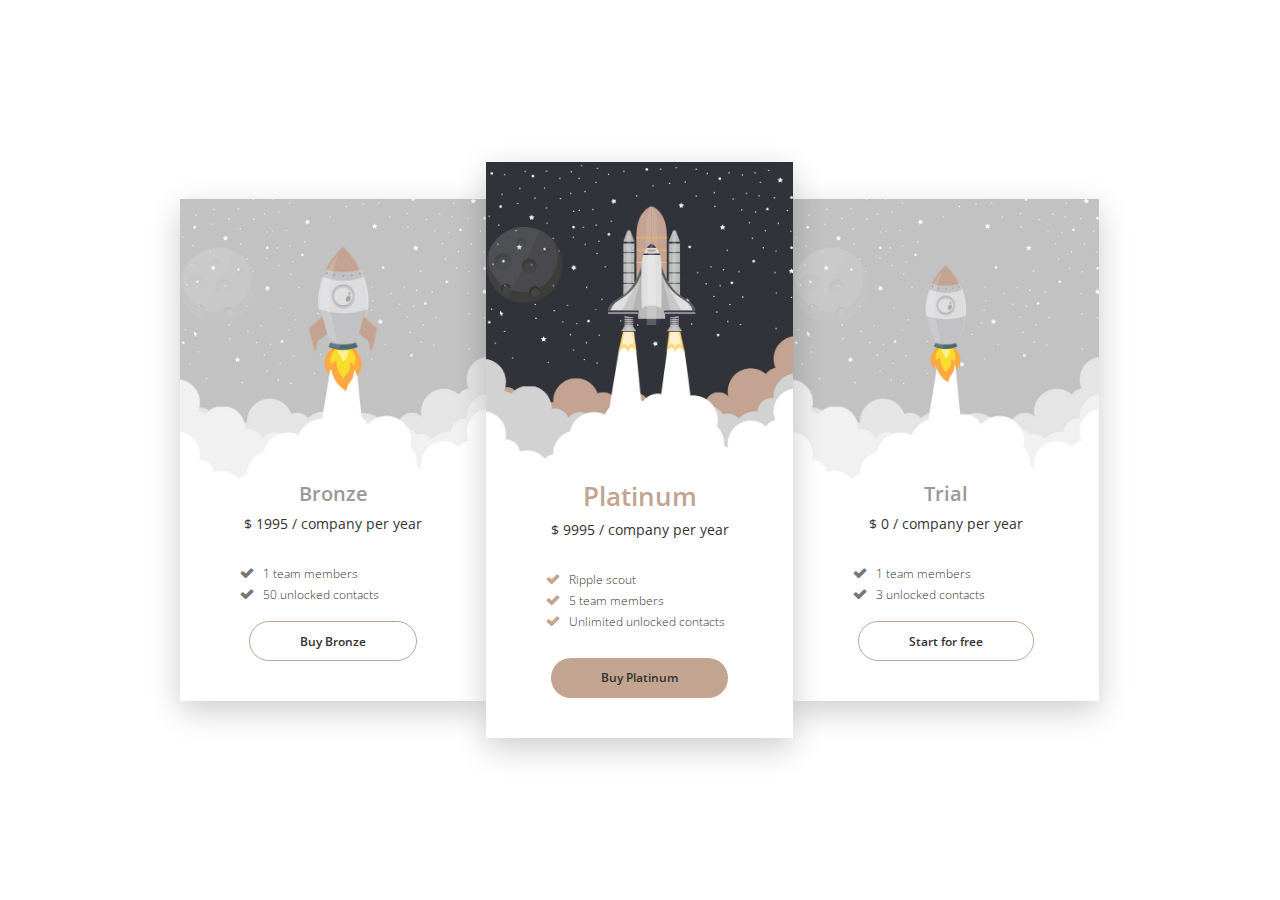
<file: cards/cards.html>
<!DOCTYPE html PUBLIC "-//W3C//DTD XHTML 1.0 Transitional//EN"
  "http://www.w3.org/TR/xhtml1/DTD/xhtml1-transitional.dtd">
<html xmlns="http://www.w3.org/1999/xhtml" xmlns:v="urn:schemas-microsoft-com:vml"
      xmlns:o="urn:schemas-microsoft-com:office:office">
<head>
  <meta charset="utf-8">
  <meta http-equiv="X-UA-Compatible" content="IE=edge">
  <meta name="viewport" content="width=device-width, initial-scale=1">
  <title>Cards | Mantas Daugela</title>
  <link
    href="https://fonts.googleapis.com/css?family=Open+Sans:300,300i,400,400i,600,600i,700,700i,800,800i&display=swap&subset=cyrillic,cyrillic-ext,greek,greek-ext,latin-ext,vietnamese"
    rel="stylesheet">
  <link rel="stylesheet" href="https://stackpath.bootstrapcdn.com/bootstrap/4.3.1/css/bootstrap.min.css"
        integrity="sha384-ggOyR0iXCbMQv3Xipma34MD+dH/1fQ784/j6cY/iJTQUOhcWr7x9JvoRxT2MZw1T" crossorigin="anonymous">
  <link rel="stylesheet" href="https://cdnjs.cloudflare.com/ajax/libs/font-awesome/4.7.0/css/font-awesome.min.css">
  <link href="style/main.css" rel="stylesheet">
  <script src="https://stackpath.bootstrapcdn.com/bootstrap/4.3.1/js/bootstrap.min.js"
          integrity="sha384-JjSmVgyd0p3pXB1rRibZUAYoIIy6OrQ6VrjIEaFf/nJGzIxFDsf4x0xIM+B07jRM"
          crossorigin="anonymous"></script>
</head>
<body>

<section id="main">
  <div class="content">
    <div class="cards">
      <div class="card-box">
        <img src="images/2nd.jpg">

        <div class="details">
          <h2>Bronze</h2>
          <h4>$ 1995 / company per year</h4>
          <ul>
            <li>
              1 team members
            </li>
            <li>
              50 unlocked contacts
            </li>
          </ul>
          <a href="#" class="button">Buy Bronze</a>
        </div>
      </div>

      <div class="card-box featured">
        <img src="images/main.jpg">

        <div class="details">
          <h2>Platinum</h2>
          <h4>$ 9995 / company per year</h4>
          <ul>
            <li>
              Ripple scout
            </li>
            <li>
              5 team members
            </li>
            <li>
              Unlimited unlocked contacts
            </li>
          </ul>
          <a href="#" class="button button-full">Buy Platinum</a>
        </div>
      </div>

      <div class="card-box">
        <img src="images/3rd.jpg">

        <div class="details">
          <h2>Trial</h2>
          <h4>$ 0 / company per year</h4>
          <ul>
            <li>
              1 team members
            </li>
            <li>
              3 unlocked contacts
            </li>
          </ul>
          <a href="#" class="button">Start for free</a>
        </div>
      </div>
    </div>
  </div>
</section>

</body>
</html>
</file>
<file: cards/style/main.css>
html,
body {
  height: 100%;
}
body {
  margin: 0;
  padding: 0;
  background: #ffffff;
  font-family: 'Open Sans', sans-serif;
  color: #333333;
  font-size: 16px;
  font-weight: 300;
}
h2 {
  font-weight: 600;
  color: #999999;
  font-size: 1.25rem;
  margin-bottom: 0.625rem;
}
h4 {
  font-weight: 400;
  color: #333333;
  font-size: 0.875rem;
  margin-bottom: 1.875rem;
}
.button {
  -webkit-border-radius: 30px;
  -moz-border-radius: 30px;
  border-radius: 30px;
  height: 40px;
  line-height: 40px;
  font-size: 0.75rem;
  color: #333333;
  text-decoration: none;
  text-align: center;
  border: 1px solid #c3a491;
  background: none;
  font-weight: 600;
  display: inline-block;
  padding: 0 50px;
  -webkit-transition: all 0.5s;
  -moz-transition: all 0.5s;
  -ms-transition: all 0.5s;
  -o-transition: all 0.5s;
  transition: all 0.5s;
  cursor: pointer;
}
.button:hover,
.button:active {
  color: #333333;
  background: #d8b9a4 !important;
  border-color: #d8b9a4;
  text-decoration: none;
}
.button.button-full {
  margin-top: 0.625rem;
  border: none;
  background: #c3a491;
}
#main {
  height: 100%;
  min-height: 100%;
  width: 100%;
  display: -ms-flexbox;
  display: -webkit-flex;
  display: flex;
  -ms-flex-align: center;
  -webkit-align-items: center;
  -webkit-box-align: center;
  align-items: center;
}
#main .content {
  width: 960px;
  margin: 0 auto;
}
#main .content .cards {
  padding: 0px 20px;
  display: -ms-flexbox;
  display: -webkit-flex;
  display: flex;
  -ms-flex-align: center;
  -webkit-align-items: center;
  -webkit-box-align: center;
  align-items: center;
}
#main .content .cards .card-box {
  background: #ffffff;
  position: relative;
  z-index: 1;
  float: left;
  width: 33.3%;
  -webkit-border-radius: 0;
  -moz-border-radius: 0;
  border-radius: 0;
  -webkit-box-shadow: 0px 10px 30px 0px rgba(0, 0, 0, 0.2);
  -moz-box-shadow: 0px 10px 30px 0px rgba(0, 0, 0, 0.2);
  box-shadow: 0px 10px 30px 0px rgba(0, 0, 0, 0.2);
}
#main .content .cards .card-box img {
  max-width: 700px;
  width: 100%;
}
#main .content .cards .card-box .details {
  text-align: center;
  padding: 0px 40px 40px;
  font-size: 0.75rem;
}
#main .content .cards .card-box .details ul li {
  text-align: left;
  list-style: none;
}
#main .content .cards .card-box .details ul li:before {
  font-family: 'FontAwesome';
  content: "\f00c";
  color: #777777;
  font-weight: 700;
  display: inline-block;
  width: 1.25rem;
  margin-left: -1.25rem;
  font-size: 0.875rem;
}
#main .content .cards .card-box.featured {
  z-index: 10;
}
#main .content .cards .card-box.featured .details h2 {
  color: #c3a491;
  font-size: 1.625rem;
}
#main .content .cards .card-box.featured .details ul li:before {
  color: #c3a491;
}
@media only screen and (max-width: 992px) {
  #main {
    height: auto;
  }
  #main .content {
    width: 100%;
  }
  #main .content .cards {
    flex-direction: column;
    padding: 20px;
  }
  #main .content .cards .card-box {
    margin-bottom: 20px;
    width: 50%;
    order: 2;
  }
  #main .content .cards .card-box .details {
    padding: 0px 20px 20px;
  }
  #main .content .cards .card-box.featured {
    order: 1;
  }
  #main .content .cards .card-box:last-child {
    margin-bottom: 0;
    order: 3;
  }
}
@media only screen and (max-width: 768px) {
  #main .content .cards .card-box {
    width: 70%;
  }
}
@media only screen and (max-width: 576pxpx) {
  #main .content .cards .card-box {
    width: 100%;
  }
}
</file>
